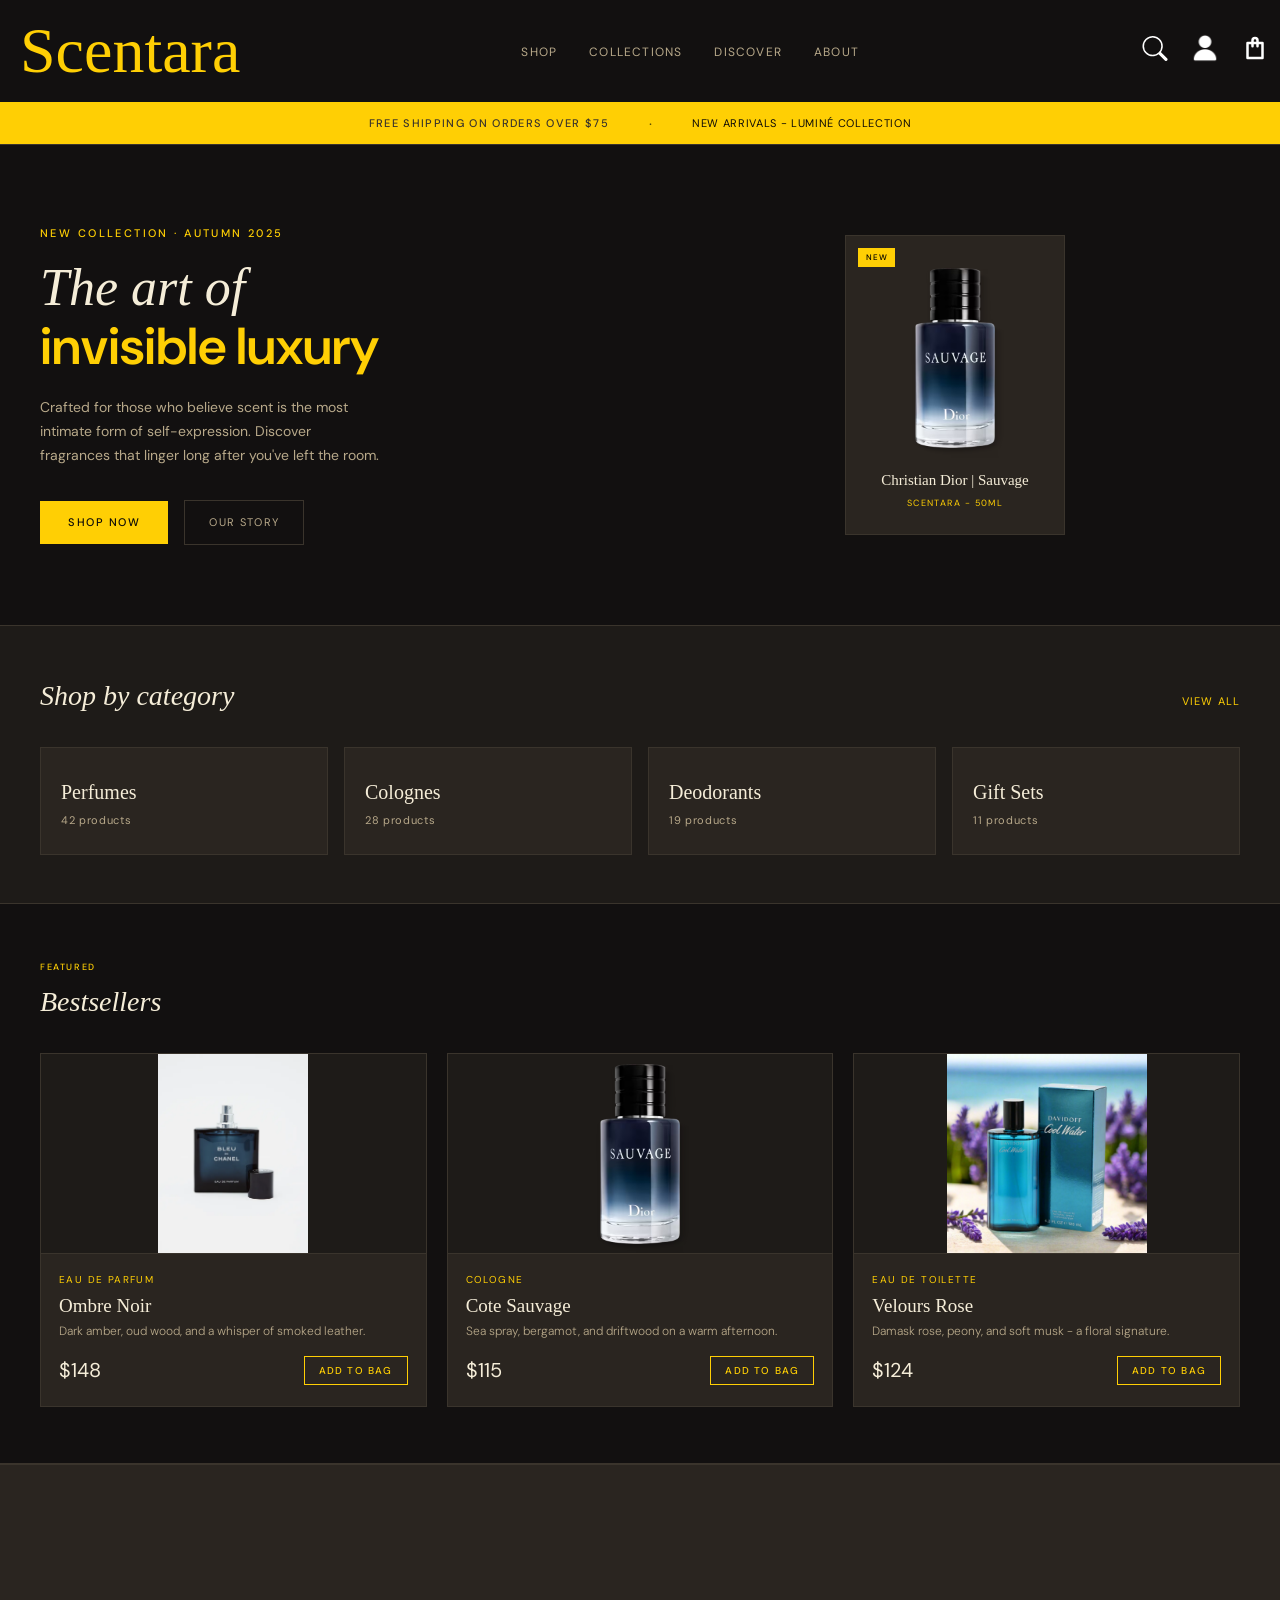
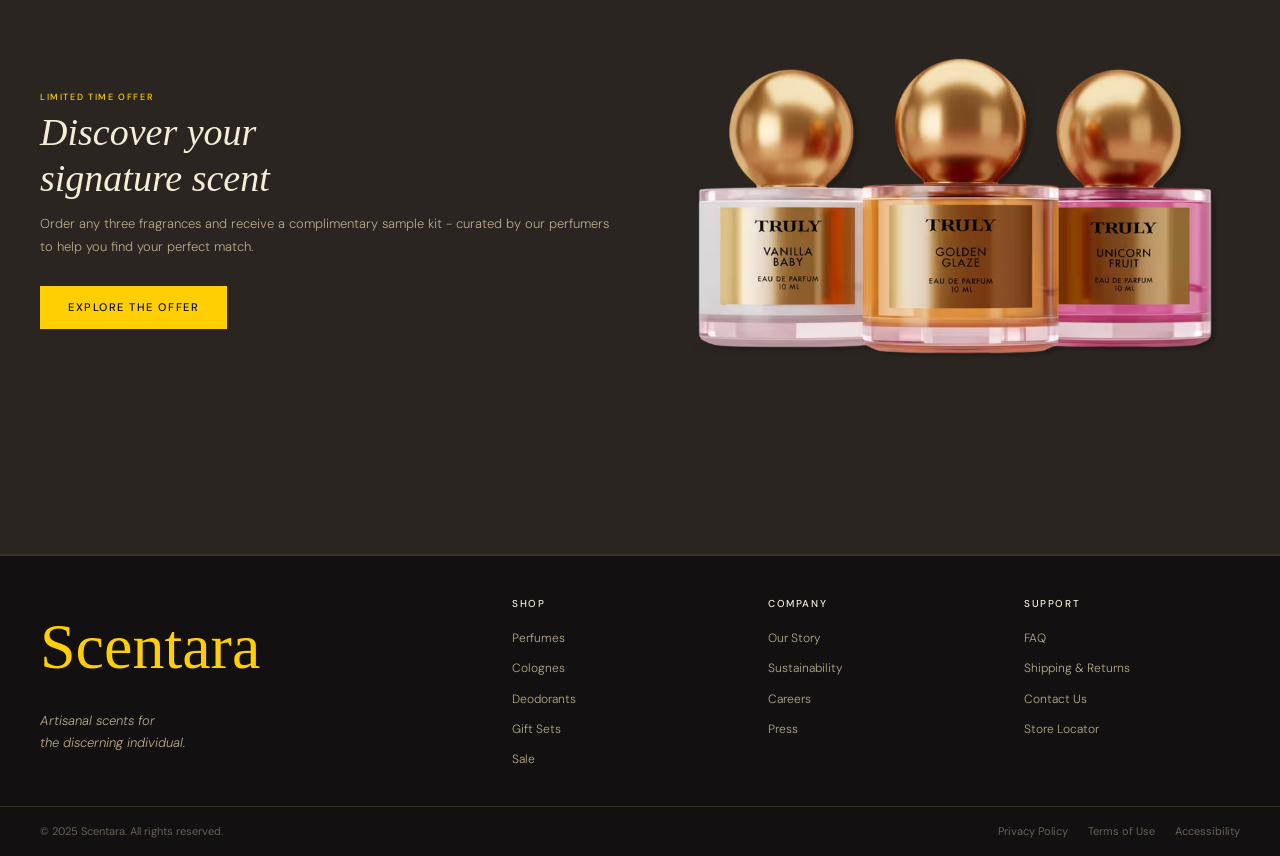
<file: index.html>
<!DOCTYPE html>
<html lang="en">
<head>
    <meta charset="UTF-8">
    <meta name="viewport" content="width=device-width, initial-scale=1.0">
    <title>Scentara E-Commerce Site</title>
    <link rel="icon" href="./assets/scentaralogo.svg">
    <link rel="stylesheet" href="./styles.css">
</head>
<body>
    <div class="nav-wrapper">

        <div class="logo">Scentara</div>

        <nav class="navbar">

            <ul class="links">
                <li><a href="#shop">Shop</a></li>
                <li><a href="#collections">Collections</a></li>
                <li><a href="#discover">Discover</a></li>
                <li><a href="#about">About</a></li>
            </ul>

        </nav>

        <div class="navbar-info">
            <div class="search">
                <a href="search"><img src="./assets/search.svg" alt="click here to search"></a>
            </div>

            <div class="account">
                <a href="signin.html"><img src="./assets/user.png" alt="click here to go to the signin page"></a>
            </div>

            <div class="checkout">
                <a href="cart.html"><img src="./assets/shopping-bag-svgrepo-com.svg" alt="click here to view your shopping bag"></a>
            </div>
        </div>

    </div>

    <div class="promo-strip">
        <span class="shipping">Free shipping on orders over $75</span>
        <span class="separator">.</span>
        <span class="new-arrival">New Arrivals - Luminé Collection</span>
    </div>

    <section class="hero">

        <div class="intro">
            <p class="hero-eyebrow">New Collection · Autumn 2025</p>
            <h1 class="hero-headline">
                The art of<br> 
                <strong>invisible luxury</strong>
            </h1>
            <p class="hero-sub">Crafted for those who believe scent is the most intimate form of self-expression. 
                Discover fragrances that linger long after you've left the room.
            </p>
            <div class="intro-buttons">
                <a class="shop" href="#">Shop Now</a>
                <a class="about" href="#">Our story</a>
            </div>
        </div>

        <div class="featured-product-card">

            <div class="hero-product">
                <p class="hero-product-ribbon">New</p>
                <img src="./assets/cologne.avif" alt="Best selling product, a cologne named Ombre Noir" />
                <p class="featured-title">Christian Dior | Sauvage</p>
                <p class="featured-desc">Scentara - 50ML</p>
            </div>

        </div>

    </section>

    <section class="shop-category">

        <div class="category-header">
            <h2>Shop by category</h2>
            <a href="#">View All</a>
        </div>

        <div class="category-cards">
            <div class="perfumes card">
                <div class="category">Perfumes</div>
                <div class="products">42 products</div>
            </div>

            <div class="colognes card">
                <div class="category">Colognes</div>
                <div class="products">28 products</div>
            </div>

            <div class="deodorants card">
                <div class="category">Deodorants</div>
                <div class="products">19 products</div>
            </div>

            <div class="gifts card">
                <div class="category">Gift Sets</div>
                <div class="products">11 products</div>
            </div>

        </div>
    </section>

    <section class="bestsellers pos-rel">

        <div class="products-wrapper-bestseller">

            <div class="bestsellers-header">
                <div class="bestsellers-title">
                    <p class="featured">Featured</p>
                    <p class="bestsellers-title-text">Bestsellers</p>
                </div>

            </div>

            <div class="bestsellers-cards-wrapper">

                <div class="bestsellers-card">
                        
                    <div class="product-img">
                        <img src="./assets/cologne2.png" alt="A perfume." />
                    </div>

                    <div class="product-info">

                        <div class="product-category">Eau De Parfum</div>

                        <div class="product-name">Ombre Noir</div>

                        <div class="product-desc">Dark amber, oud wood, and a whisper of smoked leather.</div>

                        <div class="product-footer">

                            <div class="product-price">
                                <span>$148</span>
                            </div>

                            <button class="btn-add">Add to bag</button>

                        </div>

                    </div>

                </div>


                    <div class="bestsellers-card">
                        
                        <div class="product-img">
                            <img src="./assets/cologne.avif" alt="A cologne." />
                        </div>

                        <div class="product-info">

                            <div class="product-category">Cologne</div>

                            <div class="product-name">Cote Sauvage</div>

                            <div class="product-desc">Sea spray, bergamot, and driftwood on a warm afternoon.</div>

                            <div class="product-footer">

                                <div class="product-price">
                                    <span>$115</span>
                                </div>

                                <button class="btn-add">Add to bag</button>

                            </div>


                        </div>

                    </div>

                    <div class="bestsellers-card">
                        
                        <div class="product-img">
                            <img src="./assets/cologne3.png" alt="A cologne." />
                        </div>

                        <div class="product-info">

                            <div class="product-category">Eau De Toilette</div>

                            <div class="product-name">Velours Rose</div>

                            <div class="product-desc">Damask rose, peony, and soft musk - a floral signature.</div>

                            <div class="product-footer">

                                <div class="product-price">
                                    <span>$124</span>
                                </div>

                                <button class="btn-add">Add to bag</button>

                            </div>

                        </div>

                    </div>

                </div>

            </div>

    </section>

    <section class="promo-banner pos-rel">

        <div class="banner">
            <div class="banner-left-side">
              <span class="label">Limited time offer</span>
              <h2 class="banner-headline">
                Discover your<br> 
                signature scent
            </h2>
              <p class="banner-subheading">Order any three fragrances and receive a complimentary
                sample kit - curated by our perfumers to help you find your perfect match.
              </p>
              <a class="banner-link">Explore the offer</a>  
            </div>

            <div class="banner-right-side">
                <div class="banner-img">
                    <img src="./assets/discoverytrio.avif" alt="The Discovery Trio by Ulta Beauty" />
                </div>
            </div>
        </div>

    </section>

        <footer>

            <div class="footer">
                <div class="logo-slogan">
                    <div class="logo-bottom">Scentara</div>
                    <p class="slogan">
                        Artisanal scents for 
                        <br>
                        the discerning individual.
                    </p>
                </div>

                <div class="footer-col-wrapper">
                    <p class="footer-col-title">Shop</p>
                    <ul class="footer-links">
                        <li><a href="#">Perfumes</a></li>
                        <li><a href="#">Colognes</a></li>
                        <li><a href="#">Deodorants</a></li>
                        <li><a href="#">Gift Sets</a></li>
                        <li><a href="#">Sale</a></li>
                    </ul>
                </div>

                <div class="about-company">
                    <p class="footer-col-title">Company</p>
                    <ul class="footer-links">
                        <li><a href="">Our Story</a></li>
                        <li><a href="">Sustainability</a></li>
                        <li><a href="">Careers</a></li>
                        <li><a href="">Press</a></li>
                    </ul>
                </div>

                <div class="support">
                    <p class="footer-col-title">Support</p>
                    <ul class="footer-links">
                        <li><a href="">FAQ</a></li>
                        <li><a href="">Shipping & Returns</a></li>
                        <li><a href="">Contact Us</a></li>
                        <li><a href="">Store Locator</a></li>
                    </ul>
                </div>
            </div>

            <div class="footer-bottom">
                <span class="footer-copy">© 2025 Scentara. All rights reserved.</span>
                <div class="footer-bottom-links">
                    <a href="">Privacy Policy</a>
                    <a href="">Terms of Use</a>
                    <a href="">Accessibility</a>
                </div>
            </div>

        </footer>

    

</body>
</html>
</file>
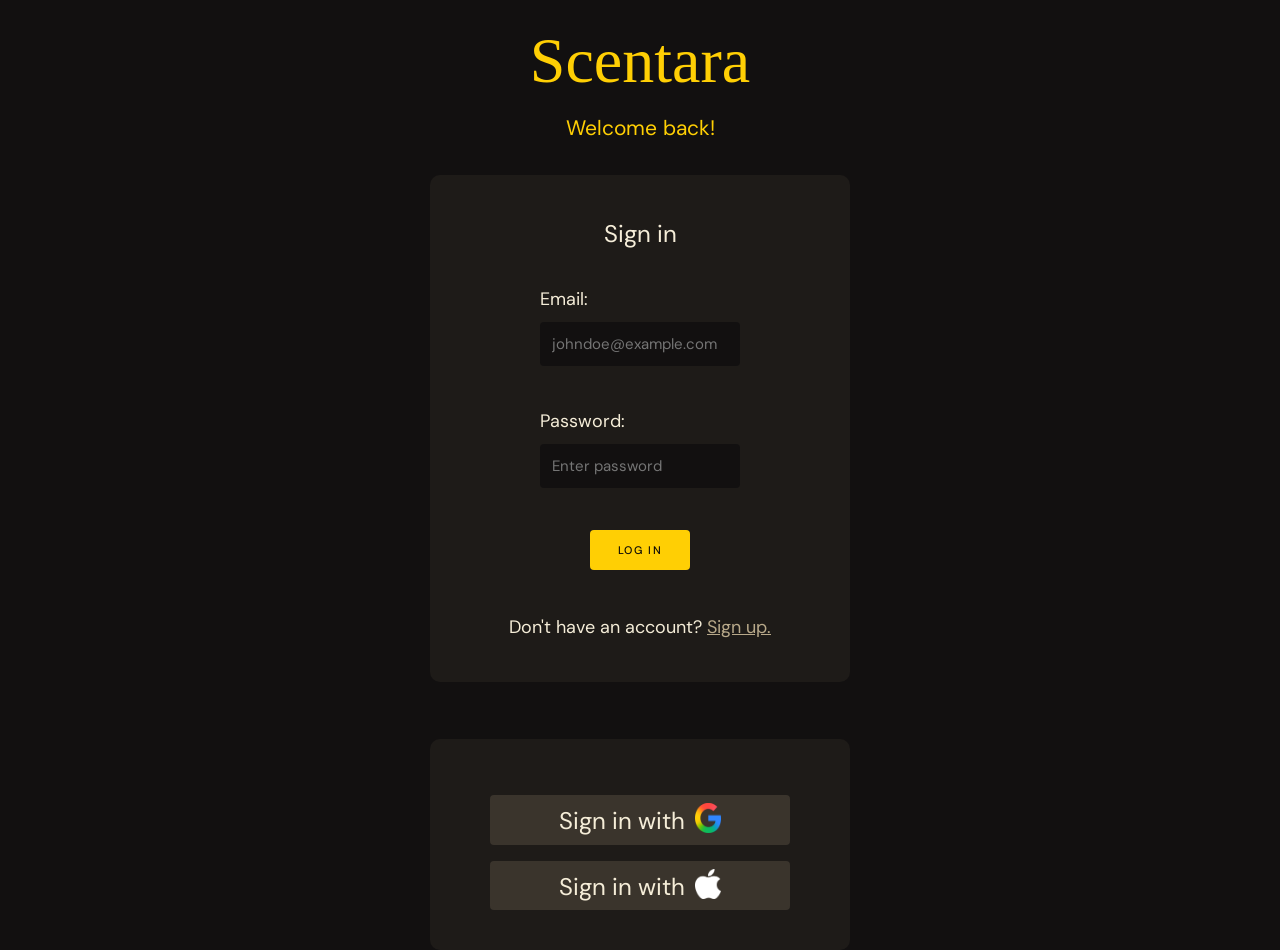
<file: signin.html>
<!DOCTYPE html>
<html lang="en">
<head>
    <meta charset="UTF-8">
    <meta name="viewport" content="width=device-width, initial-scale=1.0">
    <title>Scentara Signin</title>
    <link rel="stylesheet" href="./styles.css">
</head>
<body>

    <div class="logo-signin">
        <h1>Scentara</h1>
        <h2>Welcome back!</h2>
    </div>

    <div class="signin-container">

        <div class="signin-text">
            <p>Sign in</p>
        </div>

        <div class="email">
            <p>Email:</p>
            <input type="email" placeholder="johndoe@example.com">
        </div>

        <div class="password">
            <p>Password:</p>
            <input type="password" placeholder="Enter password">
        </div>

        <div class="signin-button">
            <button class="login">Log in</button>
        </div>

        <div class="create-account">
            <p>Don't have an account? 
                <a href="#">Sign up.</a>
            </p>
        </div>

    </div>

    <div class="signin-with-other">
        <a href="#">Sign in with <img src="./assets/Google_Favicon_2025.svg.webp" alt="Sign in with Google" /></a>
        <a href="#">Sign in with <img src="./assets/Apple_logo_white.svg.png" alt="Sign in with Apple" /></a>
    </div>

</body>
</html>
</file>
<file: styles.css>
@import url('https://fonts.googleapis.com/css2?family=Bricolage+Grotesque:opsz,wght@12..96,200..800&family=DM+Sans:ital,opsz,wght@0,9..40,100..1000;1,9..40,100..1000&family=Inter:ital,opsz,wght@0,14..32,100..900;1,14..32,100..900&family=Noto+Sans:ital,wght@0,100..900;1,100..900&family=Roboto+Mono:ital,wght@0,100..700;1,100..700&family=Roboto:ital,wght@0,100..900;1,100..900&display=swap');

* {
    box-sizing: border-box;
    padding: 0;
    margin: 0;
    font-family: "DM Sans", sans-serif, Arial;
}

:root {
	--gold: #FFCF04;
	--gold-dim: #C9A300;
	--charcoal: #121010;
	--charcoal-mid: #1E1B18;
	--charcoal-surface: #2A2520;
	--charcoal-border: #3A342C;
	--cream: #F5EDD8;
	--cream-dim: #B8A98A;
	--font-display: 'Cormorant Garamond', Georgia, serif;
	--font-body: 'DM Sans', sans-serif;
}

body {
    color: var(--cream);
    font-family: var(--font-body);
    font-size: 14px;
    line-height: 1.6;
    background-color: var(--charcoal);
}

/*
Todo List:
1. Make search button functional
2. Create signin, cart, and search pages (Search will simply show no results for now)
*/

/* Navbar Styles */

.nav-wrapper {
    background-color: var(--charcoal);
    display: flex;
    flex-direction: row;
    align-items: center;
    justify-content: space-between;
}

.logo {
    color: var(--gold);
    font-size: 64px;
    font-weight: 400; 
    font-family: "Allura";
    margin-left: 20px;
    cursor: default;
}

.links {
    display: flex;
    gap: 32px;
}

.navbar ul li a {
    text-decoration: none;
    color: var(--cream-dim);
    font-weight: 400;
    text-transform: uppercase;
    letter-spacing: 0.1em;
    font-size: 12px;
    transition: color 0.3s ease;
}

.navbar ul li {
    list-style: none;
}

.navbar ul li a:hover {
    color: var(--cream);
}

.navbar-info {
    display: flex;
    gap: 20px;
    margin-right: 10px;
}

.navbar-info img {
    width: 30px;
    height: 30px;
    filter: brightness(0) invert(1);
    transition: 0.3s ease;
}

.navbar-info .search img {
    height: 25px;
    transform: translateY(3px);
}

.navbar-info img:hover {
    transform: translateY(-4px);
}

/* Promo Strip */

.promo-strip {
    background-color: var(--gold);
    padding: 9px 40px;
    display: flex;
    align-items: center;
    justify-content: center;
    gap: 40px;
    position: relative;
}

.promo-strip .shipping {
    font-size: 11px;
    font-weight: 500;
    letter-spacing: 0.12em;
    text-transform: uppercase;
    color: var(--charcoal-border);
}

.promo-strip .separator {
    color: #5A4A00;
    font-size: 15px;
    transform: translateY(-3px)
}

.promo-strip .new-arrival {
    font-size: 11px;
    font-weight: 400;
    letter-spacing: 0.06em;
    text-transform: uppercase;
    color: #0D0B09;
}

/* Hero Card */

.hero {
    border-top: 1px solid var(--charcoal-border);
    background-color: var(--charcoal);
    display: grid;
    grid-template-columns: 1fr 1fr;
    gap: 60px;
    padding: 80px 40px 80px;
    min-height: 420px;
    align-items: center;
    border-bottom: 1px solid var(--charcoal-border);
}

.hero-eyebrow {
	font-size: 11px;
	font-weight: 500;
	letter-spacing: 0.22em;
	text-transform: uppercase;
	color: var(--gold);
	margin-bottom: 16px;
}

.hero-headline {
    font-family: var(--font-display);
    font-size: 52px;
    font-weight: 300;
    font-style: italic;
    line-height: 1.12;
    margin-bottom: 20px;
}

.hero-headline strong {
    font-style: normal;
    font-weight: 600;
    color: var(--gold);
}

.hero-sub {
    font-weight: 300px;
    color: var(--cream-dim);
    line-height: 1.7;
    max-width: 340px;
    margin-bottom: 32px;
}

.shop {
    display: inline-block;
    background: var(--gold);
    color: #0D0B09;
    font-size: 11px;
    font-weight: 500;
    letter-spacing: 0.14em;
    text-transform: uppercase;
    padding: 13px 28px;
    cursor: pointer;
    border: none;
    text-decoration: none;
}

.about {
    display: inline-block;
    background: transparent;
    color: var(--cream-dim);
    font-size: 11px;
    font-weight: 400;
    letter-spacing: 0.12em;
    text-transform: uppercase;
    padding: 13px 24px;
    border: 1px solid var(--charcoal-border);
    cursor: pointer;
    text-decoration: none;
    margin-left: 12px;
}

.featured-product-card {
    display: flex;
    flex-direction: column;
    align-items: center;
    justify-content: center;
}

.hero-product {
    width: 220px;
    height: 300px;
    background: var(--charcoal-surface);
    border: 1px solid var(--charcoal-border);
    position: relative;
    display: flex;
    flex-direction: column;
    align-items: center;
    justify-content: flex-end;
    padding: 24px;
}

.hero-product img {
    width: 200px;
    height: 200px;
    transform: translateY(-10px);
}

.hero-product-ribbon {
    position: absolute;
    top: 12px;
    left: 12px;
    background: var(--gold);
    color: #000;
    font-size: 8px;
    font-weight: 500;
    letter-spacing: 0.1em;
    text-transform: uppercase;
    padding: 3px 8px;
}

.featured-title {
    font-family: var(--font-display);
    font-size: 15px;
    font-weight: 400;
    text-align: center;
}

.featured-desc {
    font-size: 9px;
    letter-spacing: 0.16em;
    text-transform: uppercase;
    color: var(--gold);
    text-align: center;
    margin-top: 4px;
}


/* Category Section */

.pos-rel {
    position: relative;
}

.shop-category {
    background: var(--charcoal-mid);
    padding: 48px 40px;
    border-bottom: 1px solid var(--charcoal-border);
}

.category-header {
    display: flex;
    align-items: baseline;
    justify-content: space-between;
    margin-bottom: 28px;
}

.category-header h2 {
    font-family: var(--font-display);
    font-size: 28px;
    font-weight: 300;
    font-style: italic;
    cursor: default;
}

.category-header a {
    font-size: 11px;
    letter-spacing: 0.1em;
    text-transform: uppercase;
    color: var(--gold);
    text-decoration: none;
    cursor: pointer;
}

.category-header a:hover {
    text-decoration: underline;
}

.category-cards {
    display: grid;
    grid-template-columns: repeat(4, 1fr);
    gap: 16px;
}

.category-cards .card {
    transition: 0.3s ease;
    background: var(--charcoal-surface);
    border: 1px solid var(--charcoal-border);
    padding: 28px 20px 24px;
    cursor: pointer;
    position: relative;
}

.category-cards .card:hover {
    border-top: 2px solid var(--gold);
}

.category {
    font-family: var(--font-display);
    font-size: 20px;
    font-weight: 400;
    margin-bottom: 4px;
}

.products {
    font-size: 11px;
    color: var(--cream-dim);
    letter-spacing: 0.06em;
}

/* Bestsellers Section */

.products-wrapper-bestseller {
    padding: 56px 40px;
    border-bottom: 1px solid var(--charcoal-border);
}

.bestsellers-header {
    display: flex;
    align-items: baseline;
    justify-content: space-between;
    margin-bottom: 28px;
} 

.featured {
    font-size: 9px;
    font-weight: 500;
    letter-spacing: 0.18em;
    text-transform: uppercase;
    color: var(--gold);
    display: block;
    margin-bottom: 6px;
}

.bestsellers-title-text {
    font-family: var(--font-display);
    font-size: 28px;
    font-weight: 300;
    font-style: italic;
}

.bestsellers-cards-wrapper {
    display: grid;
    grid-template-columns: repeat(3, 1fr);
    gap: 20px;
    margin-top: 28px;
}

.bestsellers-card {
    background: var(--charcoal-surface);
    border: 1px solid var(--charcoal-border);
    cursor: pointer;
    position: relative;
}

.bestsellers-card .product-img {
    height: 200px;
    background: var(--charcoal-mid);
    display: flex;
    align-items: center;
    justify-content: center;
    border-bottom: 1px solid var(--charcoal-border);
    position: relative;
    overflow: hidden;
}

.bestsellers-card .product-img img {
    height: 200px;
}

.product-info {
    padding: 18px 18px 20px;
}

.product-category {
    font-size: 10px;
    letter-spacing: 0.14em;
    text-transform: uppercase;
    color: var(--gold);
    margin-bottom: 6px;
}

.product-name {
    font-family: var(--font-display);
    font-size: 19px;
    font-weight: 400;
    margin-bottom: 4px;
    line-height: 1.25;
}

.product-desc {
    font-size: 12px;
    font-weight: 300;
    color: var(--cream-dim);
    line-height: 1.55;
    margin-bottom: 14px;
}

.product-footer {
    display: flex;
    align-items: center;
    justify-content: space-between;
}

.product-price {
    font-family: var(--font-display);
    font-size: 20px;
    font-weight: 400;
}

.btn-add {
    background: transparent;
    border: 1px solid var(--gold);
    color: var(--gold);
    font-size: 10px;
    font-weight: 500;
    letter-spacing: 0.12em;
    text-transform: uppercase;
    padding: 7px 14px;
    cursor: pointer;
}

/* Promo Banner Bottom */

.banner {
    background: var(--charcoal-surface);
    border-top: 1px solid var(--charcoal-border);
    border-bottom: 1px solid var(--charcoal-border);
    padding: 56px 40px;
    display: grid;
    grid-template-columns: 1fr 1fr;
    gap: 60px;
    align-items: center;
}

.label {
    font-size: 9px;
    font-weight: 500;
    letter-spacing: 0.18em;
    text-transform: uppercase;
    color: var(--gold);
    display: block;
    margin-bottom: 6px;
}

.banner-headline {
    font-family: var(--font-display);
    font-size: 38px;
    font-weight: 300;
    font-style: italic;
    line-height: 1.2;
    margin-bottom: 12px;
}

.banner-subheading {
    font-size: 13px;
    font-weight: 300;
    color: var(--cream-dim);
    line-height: 1.7;
    margin-bottom: 28px;
}

.banner-link {
    display: inline-block;
    background: var(--gold);
    color: #0D0B09;
    font-size: 11px;
    font-weight: 500;
    letter-spacing: 0.14em;
    text-transform: uppercase;
    padding: 13px 28px;
    cursor: pointer;
    border: none;
}

.banner-right-side {
    display: flex;
    flex-direction: column;
    gap: 12px;
    justify-content: center;
}

.banner-img img {
    width: 100%;
}

/* Footer */

footer {
    width: 100%;
    display: flex;
    flex-direction: column;
}

.footer {
    border-top: 1px solid var(--charcoal-border);
    padding: 40px 40px 28px;
    display: grid;
    grid-template-columns: 2fr 1fr 1fr 1fr;
    gap: 40px;
}

.slogan {
    font-size: 13px;
    font-weight: 300;
    font-style: italic;
    color: var(--cream-dim);
    line-height: 1.7;
    margin-top: 12px;
    cursor: default;
}

.logo-bottom {
    color: var(--gold);
    font-size: 64px;
    font-weight: 400; 
    font-family: "Allura";
    cursor: default;
}

.footer-col-title {
    font-size: 10px;
    font-weight: 500;
    letter-spacing: 0.16em;
    text-transform: uppercase;
    margin-bottom: 14px;
}

.footer-links {
    list-style: none;
}

.footer-links li {
    margin-bottom: 8px;
}

.footer-links a {
    font-size: 12px;
    font-weight: 300;
    text-decoration: none;
    color: var(--cream-dim);
}

.footer-bottom {
    border-top: 1px solid var(--charcoal-border);
    padding: 16px 40px;
    display: flex;
    justify-content: space-between;
    align-items: center;
    width: 100%;
}

.footer-copy {
    font-size: 11px;
    color: #6B6055;
}

.footer-bottom-links {
    display: flex;
    gap: 20px;
}

.footer-bottom-links a {
    font-size: 11px;
    color: #6B6055;
    text-decoration: none;
}

/* Mobile Design */
@media (max-width: 768px) {
    body {
        width: 100vw;
    }

    .hero {
        grid-template-columns: 1fr;
        padding: 40px 20px;
        place-content: center;
    }

    .intro-buttons {
        display: flex;
        justify-content: space-between;
    }

    .category-cards {
        grid-template-columns: repeat(2, 1fr);
    }
    
    .bestsellers-cards-wrapper {
        grid-template-columns: 1fr;
    }

    .banner {
        grid-template-columns: 1fr;
        gap: 32px;
    }

    .links {
        display: none;
    }

    .logo {
        font-size: 48px;
    }

    .footer {
        grid-template-columns: 1fr;
        gap: 24px;
    }
}





/* Sign-in Page */

/* Logo */

.logo-signin {
    display: flex;
    flex-direction: column;
    align-items: center;
    margin-top: 10px;
}

.logo-signin h1 {
    font-size: 64px;
    font-weight: 400;
    font-family: 'Allura';
    color: var(--gold);
}

.logo-signin h2 {
    color: var(--gold);
    font-family: var(--font-body);
    font-weight: 400;
}

/* Signin */

.signin-container {
    display: flex;
    flex-direction: column;
    align-items: center;
    align-self: center;
    justify-content: center;
    justify-self: center;
    margin-top: 1.2em;
    background-color: var(--charcoal-mid);
    max-width: 420px;
    padding: 40px 20px;
    border-radius: 10px;
    font-size: 24px;
    margin-left: auto;
    margin-right: auto; 
}

.email {
    font-size: 18px;
    margin-top: 1.2em;
    padding: 10px;
}

.password {
    font-size: 18px;
    margin-top: 1.2em;
    padding: 10px;
}

.password input, .email input {
    padding: 12px;
    margin-top: 8px;
    font-family: var(--font-body);
    color: var(--cream);
    background-color: var(--charcoal);
    border: none;
    border-radius: 4px;
    font-size: 15px;
    transition: 0.3s ease;
}

.password input:focus, .email input:focus {
    outline: 2px solid var(--gold);
}

.signin-button {
    margin-top: 1.2em;
}

.signin-button button {
    display: inline-block;
    background: var(--gold);
    color: #0D0B09;
    font-size: 11px;
    font-weight: 500;
    letter-spacing: 0.14em;
    text-transform: uppercase;
    padding: 13px 28px;
    cursor: pointer;
    border: none;
    text-decoration: none;
    border-radius: 4px;
    transition: 0.3s ease;
}

.signin-button button:hover {
    color: var(--cream);
    background-color: var(--charcoal);
}

.create-account {
    font-size: 18px;
    margin-top: 2.4em;
    font-family: var(--font-body);
}

.create-account a {
    color: var(--cream-dim);
    font-weight: 400;
    transition: color 0.3s ease;
}

.create-account a:hover {
    color: var(--cream);
}

.signin-with-other {
    display: flex;
    flex-direction: column;
    align-items: center;
    max-width: 420px;
    justify-self: center;
    padding: 40px 20px;
    font-size: 24px;
    background-color: var(--charcoal-mid);
    margin-top: 2.4em;
    border-radius: 10px;
    margin-left: auto;
    margin-right: auto;
}

.signin-with-other a {
    text-decoration: none;
    color: var(--cream);
    background: var(--charcoal-border);
    padding: 4px 10px;
    margin-top: 16px;
    width: 300px;
    text-align: center;
    border-radius: 4px;
}

.signin-with-other a img {
    width: 30px;
    height: 30px;
    padding-left: 4px;
    transform: translateY(4px)
}
</file>
